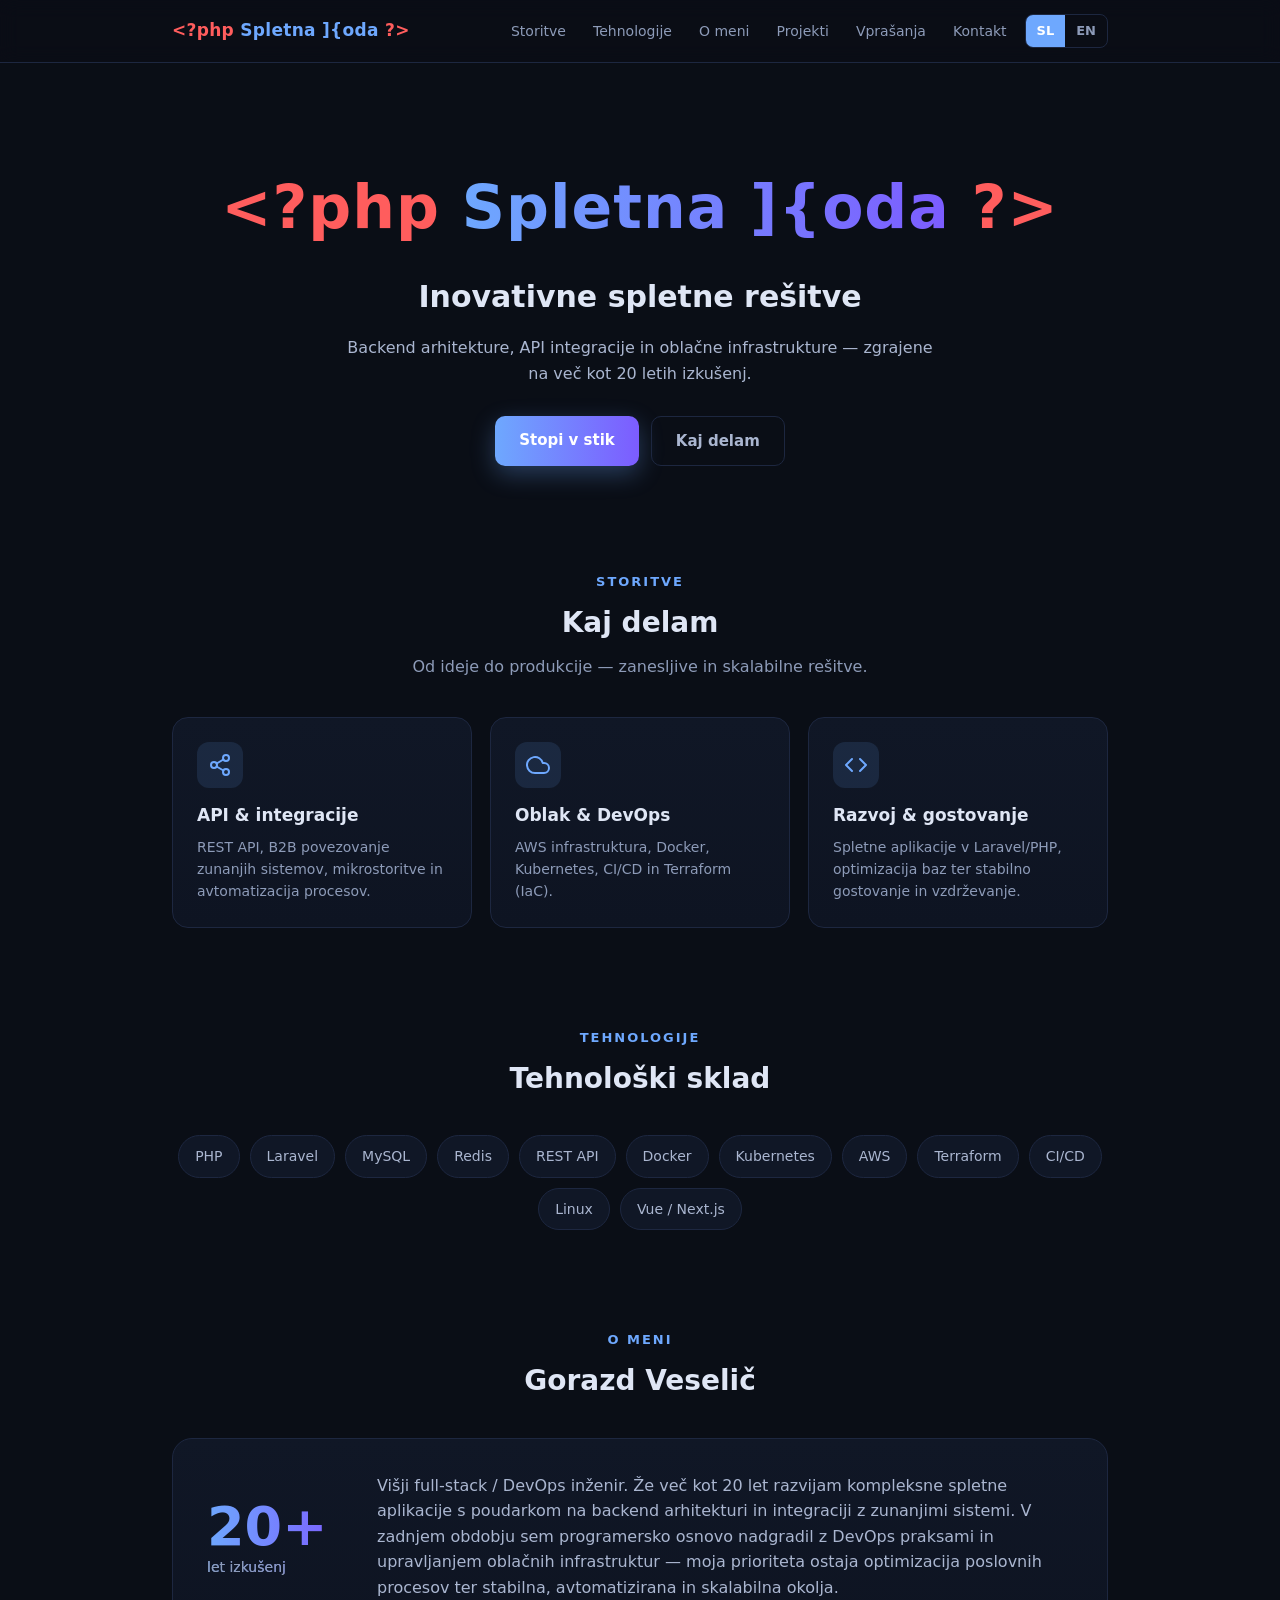
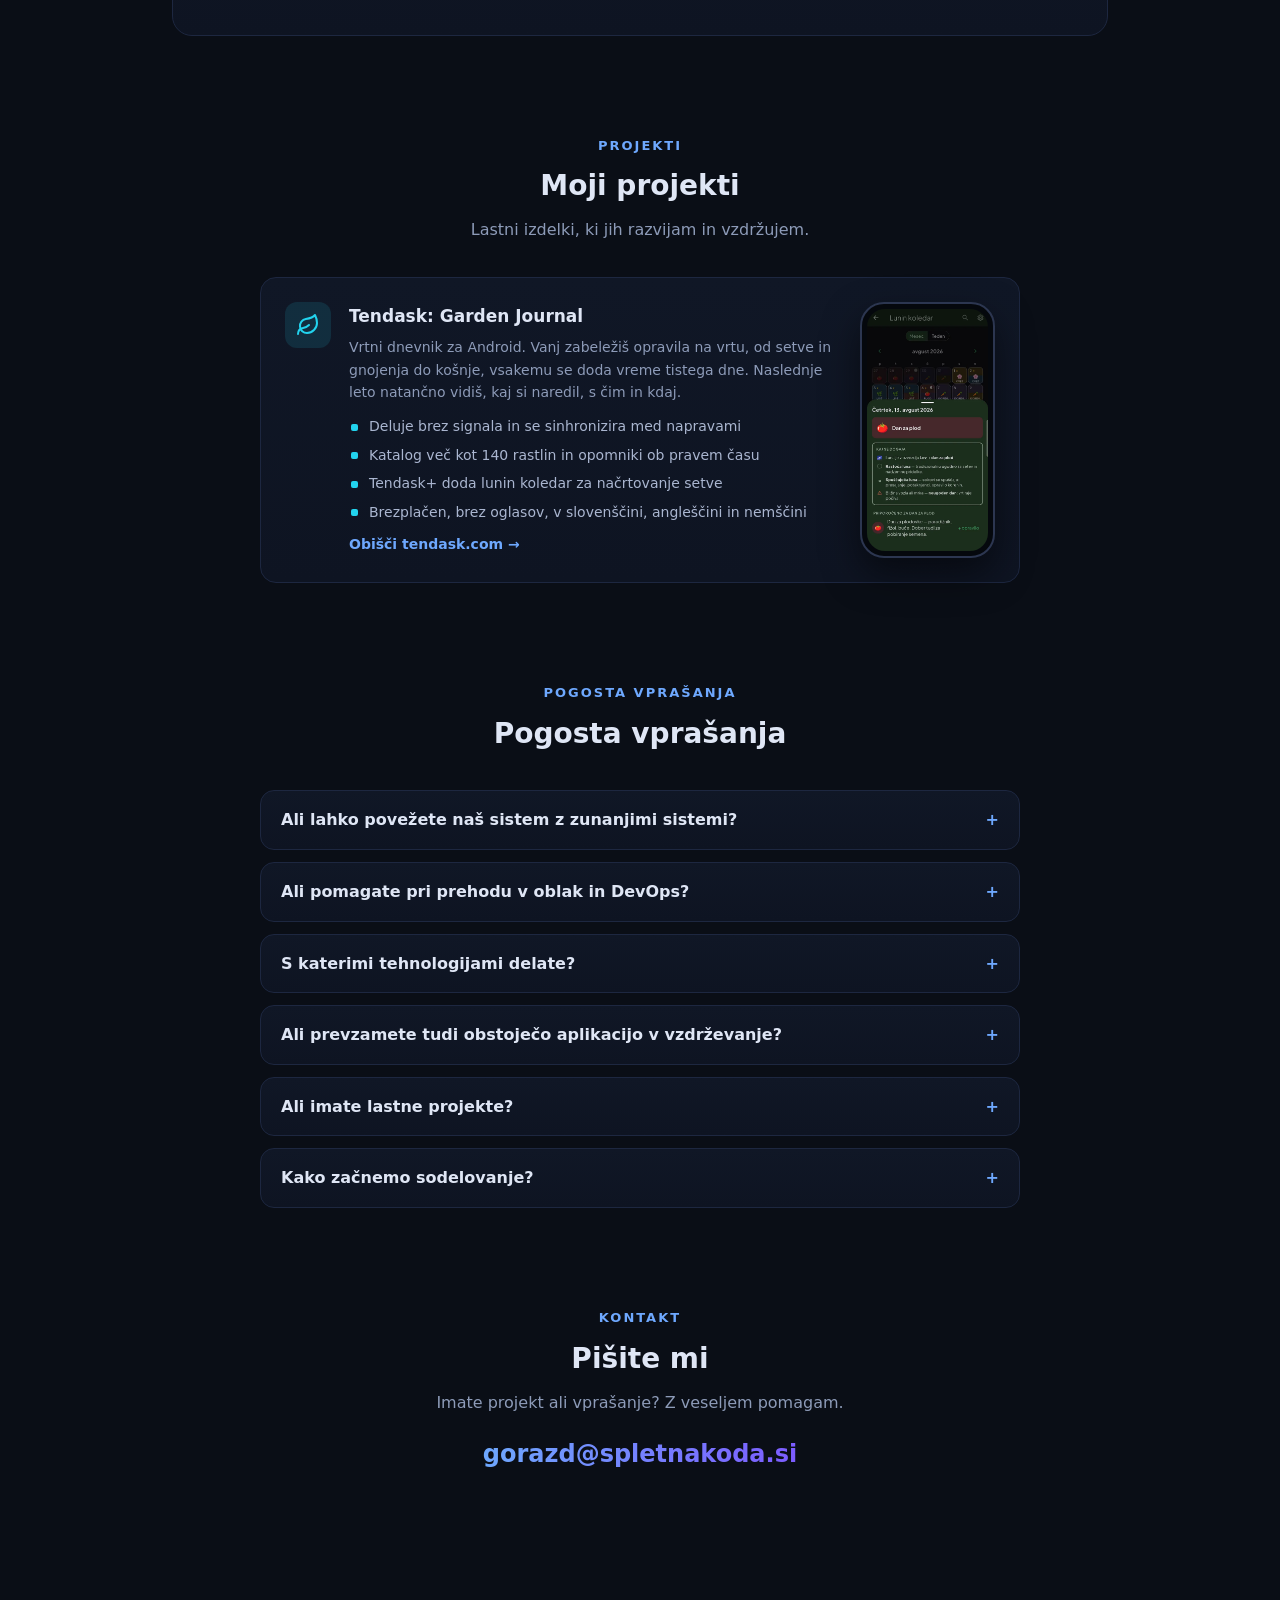
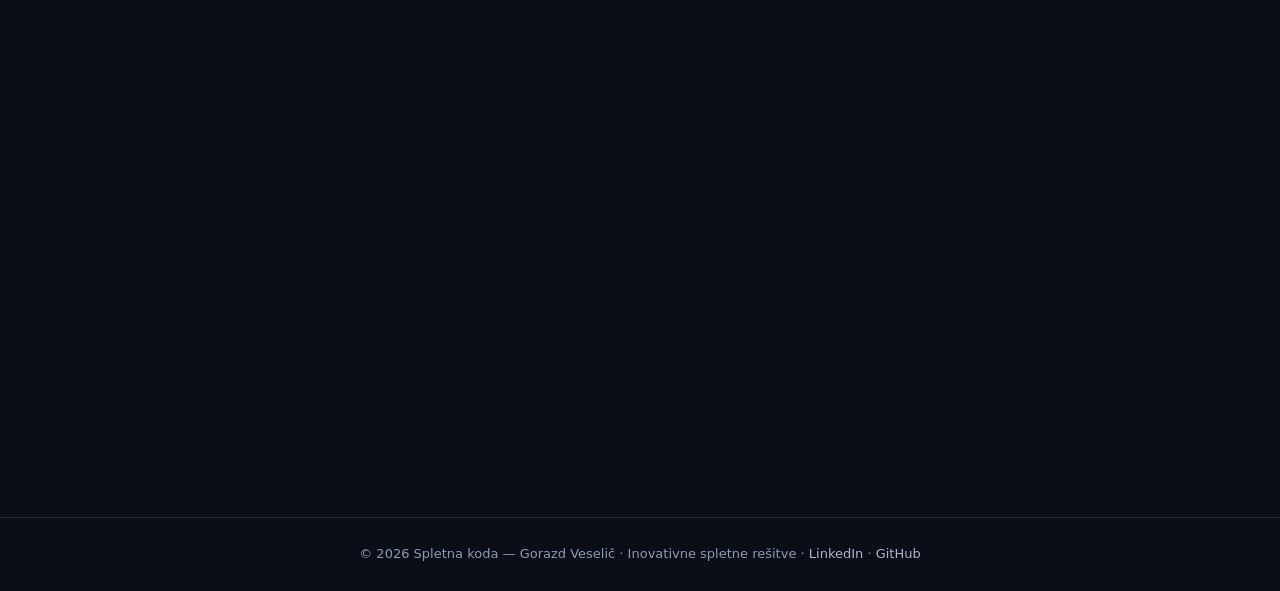
<file: index.html>
<!DOCTYPE html>
<html lang="sl">
<head>
<meta charset="UTF-8">
<meta name="viewport" content="width=device-width, initial-scale=1">
<title>Spletna koda – Inovativne spletne rešitve</title>
<meta name="description" content="Inovativne spletne rešitve — backend arhitekture, API integracije in oblačne infrastrukture z več kot 20 leti izkušenj. PHP, Laravel, AWS, Docker, Kubernetes.">
<meta name="keywords" content="mikrostoritve, API integracije, B2B povezave, PHP, MySQL, Laravel, Vue, AWS, DevOps, Docker, Kubernetes, spletno gostovanje">
<link rel="canonical" href="https://spletnakoda.si/">
<link rel="alternate" hreflang="sl" href="https://spletnakoda.si/">
<link rel="alternate" hreflang="en" href="https://spletnakoda.si/en/">
<link rel="alternate" hreflang="x-default" href="https://spletnakoda.si/">
<meta property="og:title" content="Spletna koda">
<meta property="og:description" content="Inovativne spletne rešitve. Backend, API integracije, B2B, PHP, MySQL, Laravel, Vue, AWS, DevOps.">
<meta property="og:url" content="https://spletnakoda.si/">
<meta property="og:image" content="https://spletnakoda.si/spletnaKoda.png">
<meta property="og:site_name" content="Spletna koda">
<meta property="og:locale" content="sl_SI">
<meta property="og:locale:alternate" content="en_US">
<meta property="og:type" content="website">
<meta property="og:image:alt" content="Spletna koda">
<meta name="twitter:card" content="summary">
<meta name="author" content="Gorazd Veselič">
<meta name="theme-color" content="#0a0e16">
<link rel="icon" href="/favicon.ico" sizes="any">
<link rel="icon" type="image/svg+xml" href="/favicon.svg">
<link rel="apple-touch-icon" href="/apple-touch-icon.png">
<link rel="stylesheet" href="/style.css">
<script type="application/ld+json">
{
 "@context": "https://schema.org",
 "@graph": [
  {
   "@type": "WebSite",
   "@id": "https://spletnakoda.si/#website",
   "url": "https://spletnakoda.si/",
   "name": "Spletna koda",
   "inLanguage": [
    "sl",
    "en"
   ],
   "publisher": {
    "@id": "https://spletnakoda.si/#business"
   }
  },
  {
   "@type": "Person",
   "@id": "https://spletnakoda.si/#gorazd",
   "name": "Gorazd Veselič",
   "jobTitle": "Višji full-stack / DevOps inženir",
   "email": "mailto:gorazd@spletnakoda.si",
   "url": "https://spletnakoda.si/",
   "worksFor": {
    "@id": "https://spletnakoda.si/#business"
   },
   "sameAs": [
    "https://www.linkedin.com/in/gorazd-veseli%C4%8D/",
    "https://github.com/GorazdVeselic"
   ],
   "knowsAbout": [
    "PHP",
    "Laravel",
    "MySQL",
    "Redis",
    "REST API",
    "B2B integration",
    "Microservices",
    "Docker",
    "Kubernetes",
    "AWS",
    "Terraform",
    "CI/CD",
    "Linux",
    "Vue",
    "Next.js",
    "DevOps"
   ]
  },
  {
   "@type": "ProfessionalService",
   "@id": "https://spletnakoda.si/#business",
   "name": "Spletna koda",
   "url": "https://spletnakoda.si/",
   "logo": "https://spletnakoda.si/icon-512.png",
   "image": "https://spletnakoda.si/spletnaKoda.png",
   "email": "gorazd@spletnakoda.si",
   "founder": {
    "@id": "https://spletnakoda.si/#gorazd"
   },
   "areaServed": "SI",
   "availableLanguage": [
    "sl",
    "en"
   ],
   "description": "Spletna koda (Gorazd Veselič) – backend arhitekture, API in B2B integracije, mikrostoritve ter oblačne infrastrukture (AWS, Docker, Kubernetes) z več kot 20 leti izkušenj.",
   "hasOfferCatalog": {
    "@type": "OfferCatalog",
    "name": "Storitve",
    "itemListElement": [
     {
      "@type": "Offer",
      "itemOffered": {
       "@type": "Service",
       "name": "API & integracije",
       "description": "REST API, B2B povezovanje zunanjih sistemov, mikrostoritve in avtomatizacija procesov."
      }
     },
     {
      "@type": "Offer",
      "itemOffered": {
       "@type": "Service",
       "name": "Oblak & DevOps",
       "description": "AWS infrastruktura, Docker, Kubernetes, CI/CD in Terraform (IaC)."
      }
     },
     {
      "@type": "Offer",
      "itemOffered": {
       "@type": "Service",
       "name": "Razvoj & gostovanje",
       "description": "Spletne aplikacije v Laravel/PHP, optimizacija baz ter stabilno gostovanje in vzdrževanje."
      }
     }
    ]
   }
  },
  {
   "@type": "WebPage",
   "@id": "https://spletnakoda.si/#webpage",
   "url": "https://spletnakoda.si/",
   "name": "Spletna koda – Inovativne spletne rešitve",
   "inLanguage": "sl",
   "isPartOf": {
    "@id": "https://spletnakoda.si/#website"
   },
   "about": {
    "@id": "https://spletnakoda.si/#business"
   },
   "mainEntity": {
    "@id": "https://spletnakoda.si/#faq"
   },
   "mentions": {
    "@id": "https://tendask.com/#app"
   }
  },
  {
   "@type": "FAQPage",
   "@id": "https://spletnakoda.si/#faq",
   "inLanguage": "sl",
   "mainEntity": [
    {
     "@type": "Question",
     "name": "Ali lahko povežete naš sistem z zunanjimi sistemi?",
     "acceptedAnswer": {
      "@type": "Answer",
      "text": "Da. Načrtujem in razvijam REST API-je, B2B povezave z zunanjimi sistemi (npr. ERP, spletne trgovine, dobavitelji) in mikrostoritve, ki avtomatizirajo poslovne procese in odpravijo ročno prepisovanje podatkov."
     }
    },
    {
     "@type": "Question",
     "name": "Ali pomagate pri prehodu v oblak in DevOps?",
     "acceptedAnswer": {
      "@type": "Answer",
      "text": "Da. Postavim in vzdržujem infrastrukturo na AWS, aplikacije zapakiram v Docker in jih poganjam na Kubernetesu, infrastrukturo opišem kot kodo s Terraformom ter uvedem CI/CD za avtomatske in ponovljive objave."
     }
    },
    {
     "@type": "Question",
     "name": "S katerimi tehnologijami delate?",
     "acceptedAnswer": {
      "@type": "Answer",
      "text": "Backend: PHP, Laravel, MySQL, Redis in REST API. Infrastruktura: Docker, Kubernetes, AWS, Terraform, CI/CD in Linux. Frontend: Vue in Next.js."
     }
    },
    {
     "@type": "Question",
     "name": "Ali prevzamete tudi obstoječo aplikacijo v vzdrževanje?",
     "acceptedAnswer": {
      "@type": "Answer",
      "text": "Da. Prevzamem obstoječe Laravel/PHP aplikacije, optimiziram počasne podatkovne baze, uredim stabilno gostovanje in skrbim za tekoče vzdrževanje."
     }
    },
    {
     "@type": "Question",
     "name": "Ali imate lastne projekte?",
     "acceptedAnswer": {
      "@type": "Answer",
      "text": "Da. Razvil sem Tendask (tendask.com), brezplačen vrtni dnevnik za Android z beleženjem opravil, vremenom, opomniki in sinhronizacijo med napravami. Na voljo je na Google Play."
     }
    },
    {
     "@type": "Question",
     "name": "Kako začnemo sodelovanje?",
     "acceptedAnswer": {
      "@type": "Answer",
      "text": "Pišite na gorazd@spletnakoda.si in na kratko opišite projekt ali težavo. Komuniciram v slovenščini in angleščini."
     }
    }
   ]
  },
  {
   "@type": "MobileApplication",
   "@id": "https://tendask.com/#app",
   "name": "Tendask: Garden Journal",
   "url": "https://tendask.com/sl/",
   "operatingSystem": "Android",
   "applicationCategory": "LifestyleApplication",
   "description": "Brezplačen vrtni dnevnik za Android. Beleženje vrtnih opravil z vremenom, opomniki in zgodovino, deluje brez signala in se sinhronizira med napravami. Na voljo na Google Play.",
   "installUrl": "https://play.google.com/store/apps/details?id=app.tendask",
   "offers": {
    "@type": "Offer",
    "price": "0",
    "priceCurrency": "EUR"
   },
   "author": {
    "@id": "https://spletnakoda.si/#gorazd"
   }
  }
 ]
}
</script>
</head>
<body>

<header><div class="wrap"><nav>
  <a href="#vrh" class="brand"><span class="tag">&lt;?php</span> <span class="name">Spletna ]{oda</span> <span class="tag">?&gt;</span></a>
  <div class="nav-right">
    <div class="links">
      <a href="#storitve">Storitve</a>
      <a href="#tehnologije">Tehnologije</a>
      <a href="#omeni">O meni</a>
      <a href="#projekti">Projekti</a>
      <a href="#vprasanja">Vprašanja</a>
      <a href="#kontakt">Kontakt</a>
    </div>
    <div class="lang" aria-label="Jezik / Language">
      <a class="active" href="/" hreflang="sl" lang="sl">SL</a>
      <a href="/en/" hreflang="en" lang="en">EN</a>
    </div>
  </div>
</nav></div></header>

<div class="hero" id="vrh">
  <span class="blob b1"></span><span class="blob b2"></span><span class="blob b3"></span>
  <div class="wrap">
    <div class="logo"><span class="tag">&lt;?php</span> <span class="name">Spletna ]{oda</span> <span class="tag">?&gt;</span></div>
    <h1>Inovativne spletne rešitve</h1>
    <p>Backend arhitekture, API integracije in oblačne infrastrukture — zgrajene na več kot 20 letih izkušenj.</p>
    <div class="btns">
      <a href="#kontakt" class="btn primary">Stopi v stik</a>
      <a href="#storitve" class="btn ghost">Kaj delam</a>
    </div>
  </div>
</div>

<section id="storitve"><div class="wrap">
  <div class="label">Storitve</div>
  <h2 class="title">Kaj delam</h2>
  <p class="sub">Od ideje do produkcije — zanesljive in skalabilne rešitve.</p>
  <div class="cards">
    <div class="card"><div class="ico"><svg viewBox="0 0 24 24" fill="none" stroke="currentColor" stroke-width="2" stroke-linecap="round" stroke-linejoin="round" aria-hidden="true"><circle cx="18" cy="5" r="3"/><circle cx="6" cy="12" r="3"/><circle cx="18" cy="19" r="3"/><line x1="8.59" y1="13.51" x2="15.42" y2="17.49"/><line x1="15.41" y1="6.51" x2="8.59" y2="10.49"/></svg></div><h3>API &amp; integracije</h3><p>REST API, B2B povezovanje zunanjih sistemov, mikrostoritve in avtomatizacija procesov.</p></div>
    <div class="card"><div class="ico"><svg viewBox="0 0 24 24" fill="none" stroke="currentColor" stroke-width="2" stroke-linecap="round" stroke-linejoin="round" aria-hidden="true"><path d="M18 10h-1.26A8 8 0 1 0 9 20h9a5 5 0 0 0 0-10z"/></svg></div><h3>Oblak &amp; DevOps</h3><p>AWS infrastruktura, Docker, Kubernetes, CI/CD in Terraform (IaC).</p></div>
    <div class="card"><div class="ico"><svg viewBox="0 0 24 24" fill="none" stroke="currentColor" stroke-width="2" stroke-linecap="round" stroke-linejoin="round" aria-hidden="true"><polyline points="16 18 22 12 16 6"/><polyline points="8 6 2 12 8 18"/></svg></div><h3>Razvoj &amp; gostovanje</h3><p>Spletne aplikacije v Laravel/PHP, optimizacija baz ter stabilno gostovanje in vzdrževanje.</p></div>
  </div>
</div></section>

<section id="tehnologije"><div class="wrap">
  <div class="label">Tehnologije</div>
  <h2 class="title">Tehnološki sklad</h2>
  <div class="chips">
    <span class="chip">PHP</span><span class="chip">Laravel</span><span class="chip">MySQL</span><span class="chip">Redis</span>
    <span class="chip">REST API</span><span class="chip">Docker</span><span class="chip">Kubernetes</span><span class="chip">AWS</span>
    <span class="chip">Terraform</span><span class="chip">CI/CD</span><span class="chip">Linux</span><span class="chip">Vue / Next.js</span>
  </div>
</div></section>

<section id="omeni"><div class="wrap">
  <div class="label">O meni</div>
  <h2 class="title">Gorazd Veselič</h2>
  <div class="about">
    <div class="big">20+<small>let izkušenj</small></div>
    <p>Višji full-stack / DevOps inženir. Že več kot 20 let razvijam kompleksne spletne aplikacije s poudarkom na backend arhitekturi in integraciji z zunanjimi sistemi. V zadnjem obdobju sem programersko osnovo nadgradil z DevOps praksami in upravljanjem oblačnih infrastruktur — moja prioriteta ostaja optimizacija poslovnih procesov ter stabilna, avtomatizirana in skalabilna okolja.</p>
  </div>
</div></section>

<section id="projekti"><div class="wrap">
  <div class="label">Projekti</div>
  <h2 class="title">Moji projekti</h2>
  <p class="sub">Lastni izdelki, ki jih razvijam in vzdržujem.</p>
  <a class="project" href="https://tendask.com/sl/" target="_blank" rel="noopener">
    <div class="ico"><svg viewBox="0 0 24 24" fill="none" stroke="currentColor" stroke-width="2" stroke-linecap="round" stroke-linejoin="round" aria-hidden="true"><path d="M11 20A7 7 0 0 1 9.8 6.1C15.5 5 17 4.48 19 2c1 2 2 4.18 2 8 0 5.5-4.78 10-10 10Z"/><path d="M2 21c0-3 1.85-5.36 5.08-6C9.5 14.52 12 13 13 12"/></svg></div>
    <div>
      <h3>Tendask: Garden Journal</h3>
      <p>Vrtni dnevnik za Android. Vanj zabeležiš opravila na vrtu, od setve in gnojenja do košnje, vsakemu se doda vreme tistega dne. Naslednje leto natančno vidiš, kaj si naredil, s čim in kdaj.</p>
      <ul class="facts">
        <li>Deluje brez signala in se sinhronizira med napravami</li>
        <li>Katalog več kot 140 rastlin in opomniki ob pravem času</li>
        <li>Tendask+ doda lunin koledar za načrtovanje setve</li>
        <li>Brezplačen, brez oglasov, v slovenščini, angleščini in nemščini</li>
      </ul>
      <span class="more">Obišči tendask.com →</span>
    </div>
  
    <div class="phone"><img src="/img/tendask-plus-sl.webp" alt="Tendask+: lunin koledar v aplikaciji" width="240" height="480" loading="lazy"></div>
  </a>
</div></section>

<section id="vprasanja"><div class="wrap">
  <div class="label">Pogosta vprašanja</div>
  <h2 class="title">Pogosta vprašanja</h2>
  <div class="faq">
    <details class="qa"><summary>Ali lahko povežete naš sistem z zunanjimi sistemi?</summary><p>Da. Načrtujem in razvijam REST API-je, B2B povezave z zunanjimi sistemi (npr. ERP, spletne trgovine, dobavitelji) in mikrostoritve, ki avtomatizirajo poslovne procese in odpravijo ročno prepisovanje podatkov.</p></details>
    <details class="qa"><summary>Ali pomagate pri prehodu v oblak in DevOps?</summary><p>Da. Postavim in vzdržujem infrastrukturo na AWS, aplikacije zapakiram v Docker in jih poganjam na Kubernetesu, infrastrukturo opišem kot kodo s Terraformom ter uvedem CI/CD za avtomatske in ponovljive objave.</p></details>
    <details class="qa"><summary>S katerimi tehnologijami delate?</summary><p>Backend: PHP, Laravel, MySQL, Redis in REST API. Infrastruktura: Docker, Kubernetes, AWS, Terraform, CI/CD in Linux. Frontend: Vue in Next.js.</p></details>
    <details class="qa"><summary>Ali prevzamete tudi obstoječo aplikacijo v vzdrževanje?</summary><p>Da. Prevzamem obstoječe Laravel/PHP aplikacije, optimiziram počasne podatkovne baze, uredim stabilno gostovanje in skrbim za tekoče vzdrževanje.</p></details>
    <details class="qa"><summary>Ali imate lastne projekte?</summary><p>Da. Razvil sem Tendask (tendask.com), brezplačen vrtni dnevnik za Android z beleženjem opravil, vremenom, opomniki in sinhronizacijo med napravami. Na voljo je na Google Play.</p></details>
    <details class="qa"><summary>Kako začnemo sodelovanje?</summary><p>Pišite na gorazd@spletnakoda.si in na kratko opišite projekt ali težavo. Komuniciram v slovenščini in angleščini.</p></details>
  </div>
</div></section>

<section id="kontakt" class="fill"><div class="wrap contact">
  <div class="label">Kontakt</div>
  <h2 class="title">Pišite mi</h2>
  <p class="sub">Imate projekt ali vprašanje? Z veseljem pomagam.</p>
  <a href="mailto:gorazd@spletnakoda.si" class="email">gorazd@spletnakoda.si</a>
</div></section>

<footer><div class="wrap">© 2026 Spletna koda — Gorazd Veselič · Inovativne spletne rešitve · <a href="https://www.linkedin.com/in/gorazd-veseli%C4%8D/" target="_blank" rel="noopener me">LinkedIn</a> · <a href="https://github.com/GorazdVeselic" target="_blank" rel="noopener me">GitHub</a></div></footer>

</body>
</html>
</file>
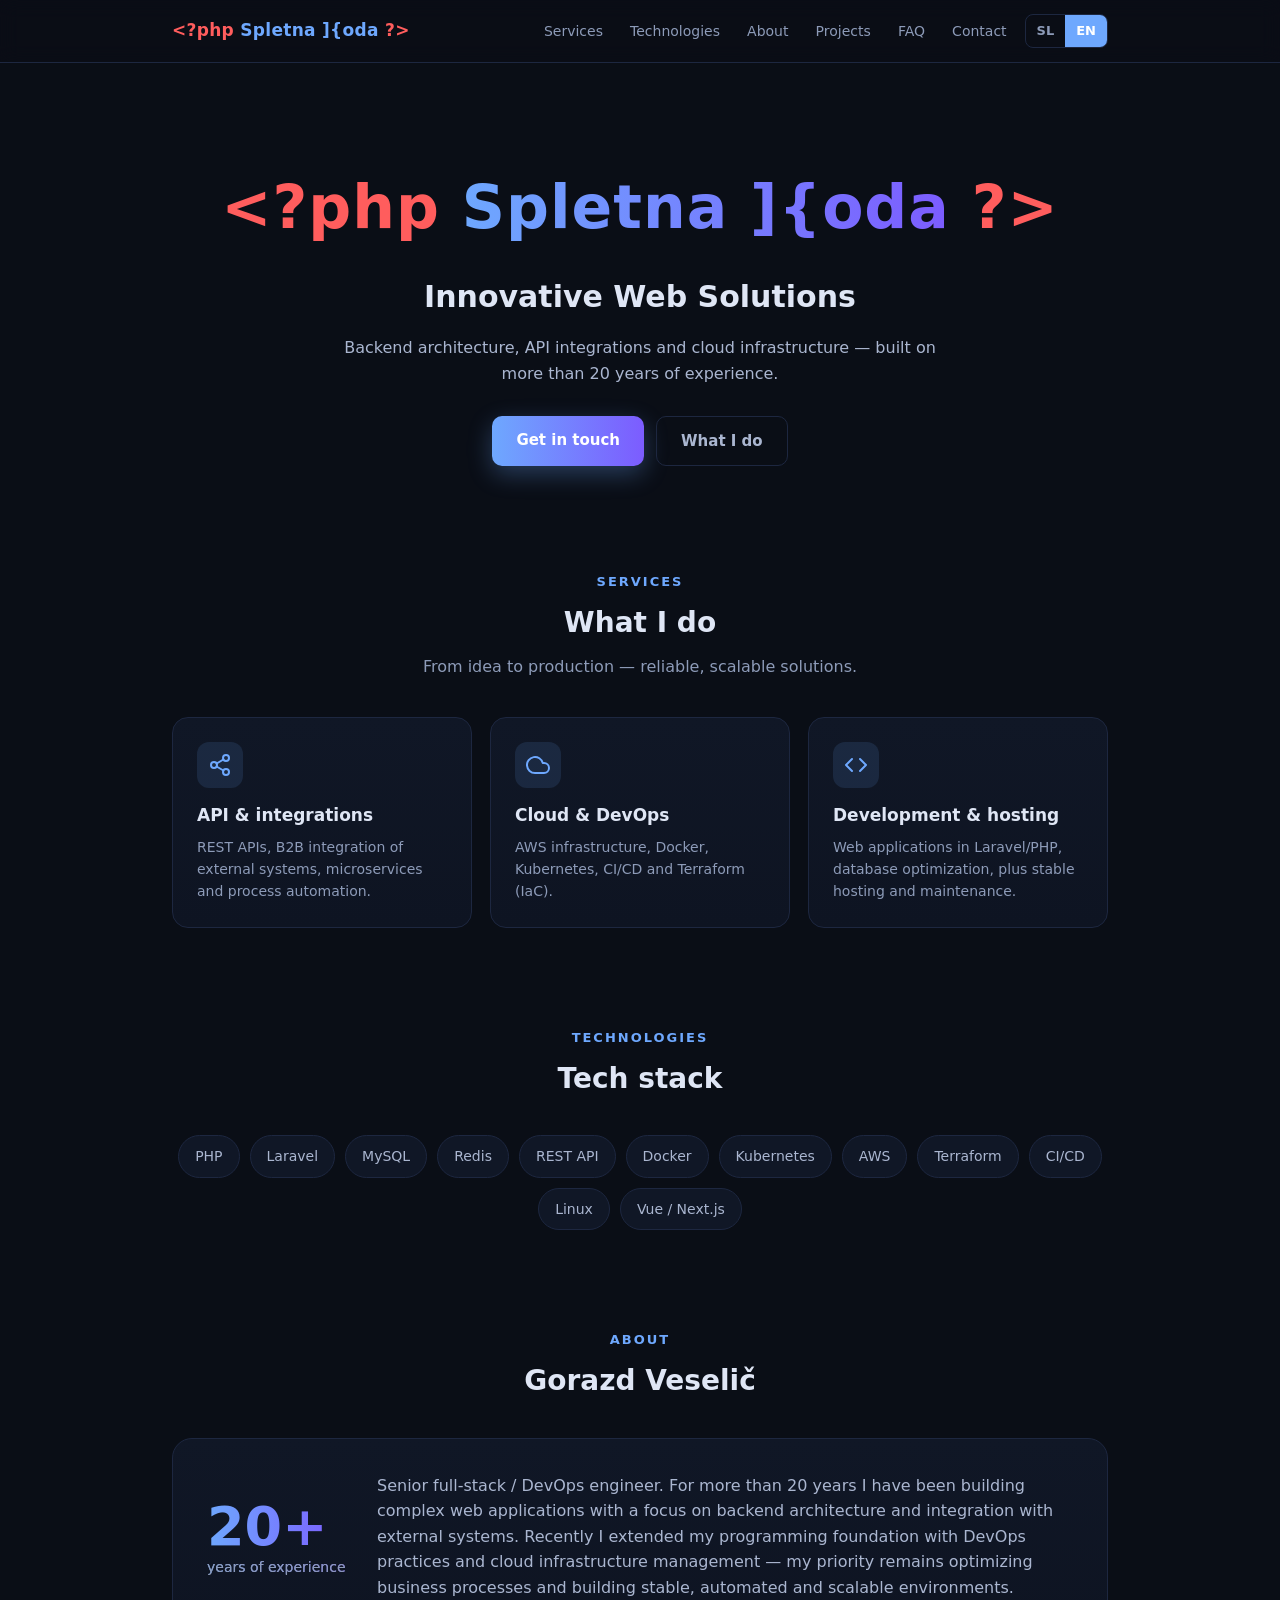
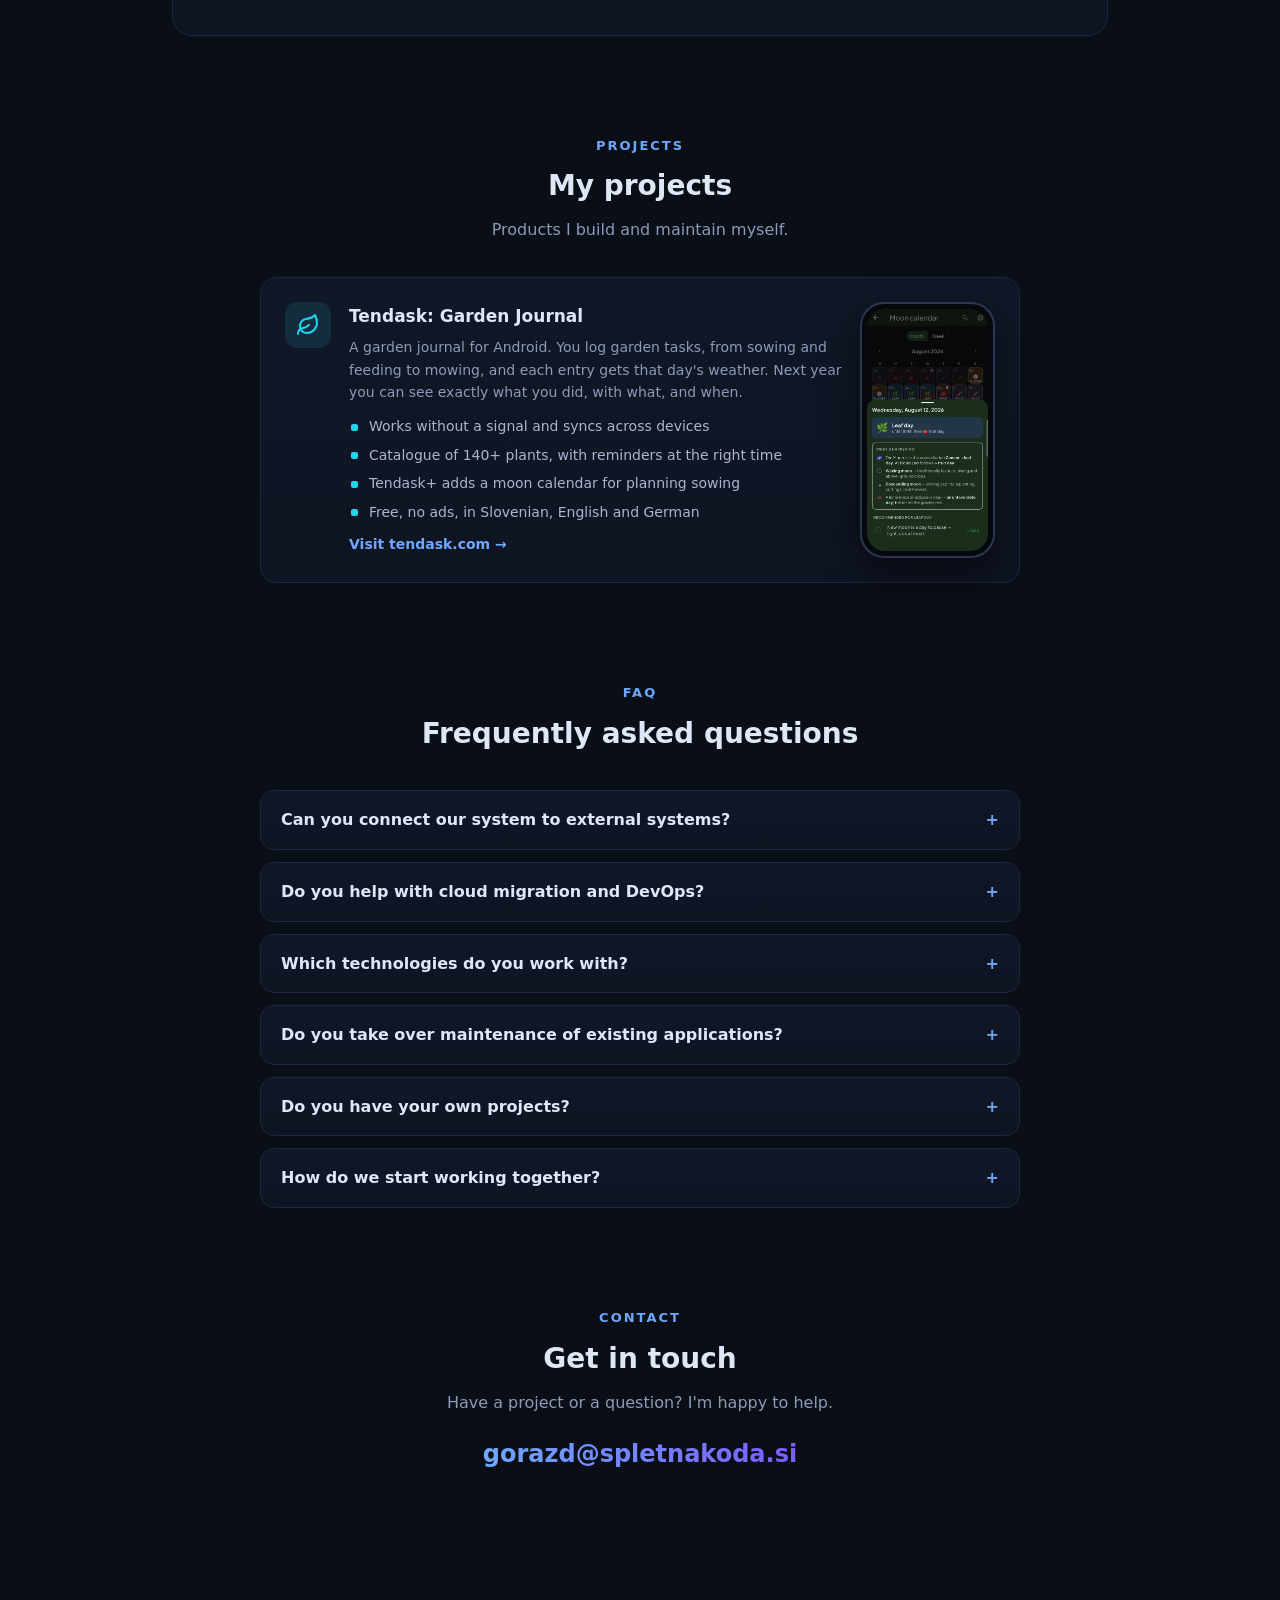
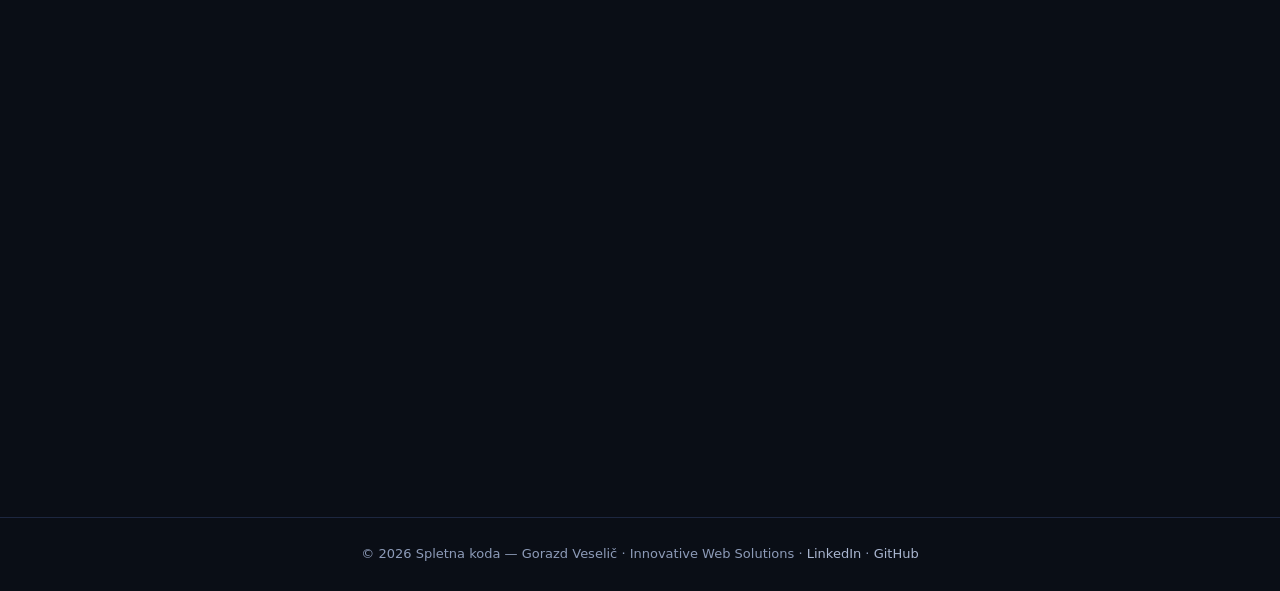
<file: en/index.html>
<!DOCTYPE html>
<html lang="en">
<head>
<meta charset="UTF-8">
<meta name="viewport" content="width=device-width, initial-scale=1">
<title>Spletna koda – Innovative Web Solutions</title>
<meta name="description" content="Innovative web solutions — backend architecture, API integrations and cloud infrastructure, built on more than 20 years of experience. PHP, Laravel, AWS, Docker, Kubernetes.">
<meta name="keywords" content="microservices, API integrations, B2B integration, PHP, MySQL, Laravel, Vue, AWS, DevOps, Docker, Kubernetes, web hosting">
<link rel="canonical" href="https://spletnakoda.si/en/">
<link rel="alternate" hreflang="sl" href="https://spletnakoda.si/">
<link rel="alternate" hreflang="en" href="https://spletnakoda.si/en/">
<link rel="alternate" hreflang="x-default" href="https://spletnakoda.si/">
<meta property="og:title" content="Spletna koda">
<meta property="og:description" content="Innovative web solutions. Backend, API integrations, B2B, PHP, MySQL, Laravel, Vue, AWS, DevOps.">
<meta property="og:url" content="https://spletnakoda.si/en/">
<meta property="og:image" content="https://spletnakoda.si/spletnaKoda.png">
<meta property="og:site_name" content="Spletna koda">
<meta property="og:locale" content="en_US">
<meta property="og:locale:alternate" content="sl_SI">
<meta property="og:type" content="website">
<meta property="og:image:alt" content="Spletna koda">
<meta name="twitter:card" content="summary">
<meta name="author" content="Gorazd Veselič">
<meta name="theme-color" content="#0a0e16">
<link rel="icon" href="/favicon.ico" sizes="any">
<link rel="icon" type="image/svg+xml" href="/favicon.svg">
<link rel="apple-touch-icon" href="/apple-touch-icon.png">
<link rel="stylesheet" href="/style.css">
<script type="application/ld+json">
{
 "@context": "https://schema.org",
 "@graph": [
  {
   "@type": "WebSite",
   "@id": "https://spletnakoda.si/#website",
   "url": "https://spletnakoda.si/",
   "name": "Spletna koda",
   "inLanguage": [
    "sl",
    "en"
   ],
   "publisher": {
    "@id": "https://spletnakoda.si/#business"
   }
  },
  {
   "@type": "Person",
   "@id": "https://spletnakoda.si/#gorazd",
   "name": "Gorazd Veselič",
   "jobTitle": "Senior full-stack / DevOps engineer",
   "email": "mailto:gorazd@spletnakoda.si",
   "url": "https://spletnakoda.si/en/",
   "worksFor": {
    "@id": "https://spletnakoda.si/#business"
   },
   "sameAs": [
    "https://www.linkedin.com/in/gorazd-veseli%C4%8D/",
    "https://github.com/GorazdVeselic"
   ],
   "knowsAbout": [
    "PHP",
    "Laravel",
    "MySQL",
    "Redis",
    "REST API",
    "B2B integration",
    "Microservices",
    "Docker",
    "Kubernetes",
    "AWS",
    "Terraform",
    "CI/CD",
    "Linux",
    "Vue",
    "Next.js",
    "DevOps"
   ]
  },
  {
   "@type": "ProfessionalService",
   "@id": "https://spletnakoda.si/#business",
   "name": "Spletna koda",
   "url": "https://spletnakoda.si/",
   "logo": "https://spletnakoda.si/icon-512.png",
   "image": "https://spletnakoda.si/spletnaKoda.png",
   "email": "gorazd@spletnakoda.si",
   "founder": {
    "@id": "https://spletnakoda.si/#gorazd"
   },
   "areaServed": "SI",
   "availableLanguage": [
    "sl",
    "en"
   ],
   "description": "Spletna koda (Gorazd Veselič) – backend architecture, API and B2B integrations, microservices and cloud infrastructure (AWS, Docker, Kubernetes), built on more than 20 years of experience.",
   "hasOfferCatalog": {
    "@type": "OfferCatalog",
    "name": "Services",
    "itemListElement": [
     {
      "@type": "Offer",
      "itemOffered": {
       "@type": "Service",
       "name": "API & integrations",
       "description": "REST APIs, B2B integration of external systems, microservices and process automation."
      }
     },
     {
      "@type": "Offer",
      "itemOffered": {
       "@type": "Service",
       "name": "Cloud & DevOps",
       "description": "AWS infrastructure, Docker, Kubernetes, CI/CD and Terraform (IaC)."
      }
     },
     {
      "@type": "Offer",
      "itemOffered": {
       "@type": "Service",
       "name": "Development & hosting",
       "description": "Web applications in Laravel/PHP, database optimization, plus stable hosting and maintenance."
      }
     }
    ]
   }
  },
  {
   "@type": "WebPage",
   "@id": "https://spletnakoda.si/en/#webpage",
   "url": "https://spletnakoda.si/en/",
   "name": "Spletna koda – Innovative Web Solutions",
   "inLanguage": "en",
   "isPartOf": {
    "@id": "https://spletnakoda.si/#website"
   },
   "about": {
    "@id": "https://spletnakoda.si/#business"
   },
   "mainEntity": {
    "@id": "https://spletnakoda.si/en/#faq"
   },
   "mentions": {
    "@id": "https://tendask.com/#app"
   }
  },
  {
   "@type": "FAQPage",
   "@id": "https://spletnakoda.si/en/#faq",
   "inLanguage": "en",
   "mainEntity": [
    {
     "@type": "Question",
     "name": "Can you connect our system to external systems?",
     "acceptedAnswer": {
      "@type": "Answer",
      "text": "Yes. I design and build REST APIs, B2B integrations with external systems (e.g. ERPs, online shops, suppliers) and microservices that automate business processes and remove manual data re-entry."
     }
    },
    {
     "@type": "Question",
     "name": "Do you help with cloud migration and DevOps?",
     "acceptedAnswer": {
      "@type": "Answer",
      "text": "Yes. I set up and maintain infrastructure on AWS, containerize applications with Docker and run them on Kubernetes, describe infrastructure as code with Terraform, and introduce CI/CD for automated, repeatable deployments."
     }
    },
    {
     "@type": "Question",
     "name": "Which technologies do you work with?",
     "acceptedAnswer": {
      "@type": "Answer",
      "text": "Backend: PHP, Laravel, MySQL, Redis and REST APIs. Infrastructure: Docker, Kubernetes, AWS, Terraform, CI/CD and Linux. Frontend: Vue and Next.js."
     }
    },
    {
     "@type": "Question",
     "name": "Do you take over maintenance of existing applications?",
     "acceptedAnswer": {
      "@type": "Answer",
      "text": "Yes. I take over existing Laravel/PHP applications, optimize slow databases, set up stable hosting and handle ongoing maintenance."
     }
    },
    {
     "@type": "Question",
     "name": "Do you have your own projects?",
     "acceptedAnswer": {
      "@type": "Answer",
      "text": "Yes. I built Tendask (tendask.com), a free garden journal for Android with task logging, weather, reminders and cross-device sync. It is available on Google Play."
     }
    },
    {
     "@type": "Question",
     "name": "How do we start working together?",
     "acceptedAnswer": {
      "@type": "Answer",
      "text": "Email gorazd@spletnakoda.si with a short description of your project or problem. I work in Slovenian and English."
     }
    }
   ]
  },
  {
   "@type": "MobileApplication",
   "@id": "https://tendask.com/#app",
   "name": "Tendask: Garden Journal",
   "url": "https://tendask.com/",
   "operatingSystem": "Android",
   "applicationCategory": "LifestyleApplication",
   "description": "Free garden journal for Android. Log garden tasks with weather, reminders and history; works offline and syncs across devices. Available on Google Play.",
   "installUrl": "https://play.google.com/store/apps/details?id=app.tendask",
   "offers": {
    "@type": "Offer",
    "price": "0",
    "priceCurrency": "EUR"
   },
   "author": {
    "@id": "https://spletnakoda.si/#gorazd"
   }
  }
 ]
}
</script>
</head>
<body>

<header><div class="wrap"><nav>
  <a href="#top" class="brand"><span class="tag">&lt;?php</span> <span class="name">Spletna ]{oda</span> <span class="tag">?&gt;</span></a>
  <div class="nav-right">
    <div class="links">
      <a href="#services">Services</a>
      <a href="#technologies">Technologies</a>
      <a href="#about">About</a>
      <a href="#projects">Projects</a>
      <a href="#faq">FAQ</a>
      <a href="#contact">Contact</a>
    </div>
    <div class="lang" aria-label="Jezik / Language">
      <a href="/" hreflang="sl" lang="sl">SL</a>
      <a class="active" href="/en/" hreflang="en" lang="en">EN</a>
    </div>
  </div>
</nav></div></header>

<div class="hero" id="top">
  <span class="blob b1"></span><span class="blob b2"></span><span class="blob b3"></span>
  <div class="wrap">
    <div class="logo"><span class="tag">&lt;?php</span> <span class="name">Spletna ]{oda</span> <span class="tag">?&gt;</span></div>
    <h1>Innovative Web Solutions</h1>
    <p>Backend architecture, API integrations and cloud infrastructure — built on more than 20 years of experience.</p>
    <div class="btns">
      <a href="#contact" class="btn primary">Get in touch</a>
      <a href="#services" class="btn ghost">What I do</a>
    </div>
  </div>
</div>

<section id="services"><div class="wrap">
  <div class="label">Services</div>
  <h2 class="title">What I do</h2>
  <p class="sub">From idea to production — reliable, scalable solutions.</p>
  <div class="cards">
    <div class="card"><div class="ico"><svg viewBox="0 0 24 24" fill="none" stroke="currentColor" stroke-width="2" stroke-linecap="round" stroke-linejoin="round" aria-hidden="true"><circle cx="18" cy="5" r="3"/><circle cx="6" cy="12" r="3"/><circle cx="18" cy="19" r="3"/><line x1="8.59" y1="13.51" x2="15.42" y2="17.49"/><line x1="15.41" y1="6.51" x2="8.59" y2="10.49"/></svg></div><h3>API &amp; integrations</h3><p>REST APIs, B2B integration of external systems, microservices and process automation.</p></div>
    <div class="card"><div class="ico"><svg viewBox="0 0 24 24" fill="none" stroke="currentColor" stroke-width="2" stroke-linecap="round" stroke-linejoin="round" aria-hidden="true"><path d="M18 10h-1.26A8 8 0 1 0 9 20h9a5 5 0 0 0 0-10z"/></svg></div><h3>Cloud &amp; DevOps</h3><p>AWS infrastructure, Docker, Kubernetes, CI/CD and Terraform (IaC).</p></div>
    <div class="card"><div class="ico"><svg viewBox="0 0 24 24" fill="none" stroke="currentColor" stroke-width="2" stroke-linecap="round" stroke-linejoin="round" aria-hidden="true"><polyline points="16 18 22 12 16 6"/><polyline points="8 6 2 12 8 18"/></svg></div><h3>Development &amp; hosting</h3><p>Web applications in Laravel/PHP, database optimization, plus stable hosting and maintenance.</p></div>
  </div>
</div></section>

<section id="technologies"><div class="wrap">
  <div class="label">Technologies</div>
  <h2 class="title">Tech stack</h2>
  <div class="chips">
    <span class="chip">PHP</span><span class="chip">Laravel</span><span class="chip">MySQL</span><span class="chip">Redis</span>
    <span class="chip">REST API</span><span class="chip">Docker</span><span class="chip">Kubernetes</span><span class="chip">AWS</span>
    <span class="chip">Terraform</span><span class="chip">CI/CD</span><span class="chip">Linux</span><span class="chip">Vue / Next.js</span>
  </div>
</div></section>

<section id="about"><div class="wrap">
  <div class="label">About</div>
  <h2 class="title">Gorazd Veselič</h2>
  <div class="about">
    <div class="big">20+<small>years of experience</small></div>
    <p>Senior full-stack / DevOps engineer. For more than 20 years I have been building complex web applications with a focus on backend architecture and integration with external systems. Recently I extended my programming foundation with DevOps practices and cloud infrastructure management — my priority remains optimizing business processes and building stable, automated and scalable environments.</p>
  </div>
</div></section>

<section id="projects"><div class="wrap">
  <div class="label">Projects</div>
  <h2 class="title">My projects</h2>
  <p class="sub">Products I build and maintain myself.</p>
  <a class="project" href="https://tendask.com/" target="_blank" rel="noopener">
    <div class="ico"><svg viewBox="0 0 24 24" fill="none" stroke="currentColor" stroke-width="2" stroke-linecap="round" stroke-linejoin="round" aria-hidden="true"><path d="M11 20A7 7 0 0 1 9.8 6.1C15.5 5 17 4.48 19 2c1 2 2 4.18 2 8 0 5.5-4.78 10-10 10Z"/><path d="M2 21c0-3 1.85-5.36 5.08-6C9.5 14.52 12 13 13 12"/></svg></div>
    <div>
      <h3>Tendask: Garden Journal</h3>
      <p>A garden journal for Android. You log garden tasks, from sowing and feeding to mowing, and each entry gets that day's weather. Next year you can see exactly what you did, with what, and when.</p>
      <ul class="facts">
        <li>Works without a signal and syncs across devices</li>
        <li>Catalogue of 140+ plants, with reminders at the right time</li>
        <li>Tendask+ adds a moon calendar for planning sowing</li>
        <li>Free, no ads, in Slovenian, English and German</li>
      </ul>
      <span class="more">Visit tendask.com →</span>
    </div>
  
    <div class="phone"><img src="/img/tendask-plus-en.webp" alt="Tendask+: moon calendar in the app" width="240" height="480" loading="lazy"></div>
  </a>
</div></section>

<section id="faq"><div class="wrap">
  <div class="label">FAQ</div>
  <h2 class="title">Frequently asked questions</h2>
  <div class="faq">
    <details class="qa"><summary>Can you connect our system to external systems?</summary><p>Yes. I design and build REST APIs, B2B integrations with external systems (e.g. ERPs, online shops, suppliers) and microservices that automate business processes and remove manual data re-entry.</p></details>
    <details class="qa"><summary>Do you help with cloud migration and DevOps?</summary><p>Yes. I set up and maintain infrastructure on AWS, containerize applications with Docker and run them on Kubernetes, describe infrastructure as code with Terraform, and introduce CI/CD for automated, repeatable deployments.</p></details>
    <details class="qa"><summary>Which technologies do you work with?</summary><p>Backend: PHP, Laravel, MySQL, Redis and REST APIs. Infrastructure: Docker, Kubernetes, AWS, Terraform, CI/CD and Linux. Frontend: Vue and Next.js.</p></details>
    <details class="qa"><summary>Do you take over maintenance of existing applications?</summary><p>Yes. I take over existing Laravel/PHP applications, optimize slow databases, set up stable hosting and handle ongoing maintenance.</p></details>
    <details class="qa"><summary>Do you have your own projects?</summary><p>Yes. I built Tendask (tendask.com), a free garden journal for Android with task logging, weather, reminders and cross-device sync. It is available on Google Play.</p></details>
    <details class="qa"><summary>How do we start working together?</summary><p>Email gorazd@spletnakoda.si with a short description of your project or problem. I work in Slovenian and English.</p></details>
  </div>
</div></section>

<section id="contact" class="fill"><div class="wrap contact">
  <div class="label">Contact</div>
  <h2 class="title">Get in touch</h2>
  <p class="sub">Have a project or a question? I'm happy to help.</p>
  <a href="mailto:gorazd@spletnakoda.si" class="email">gorazd@spletnakoda.si</a>
</div></section>

<footer><div class="wrap">© 2026 Spletna koda — Gorazd Veselič · Innovative Web Solutions · <a href="https://www.linkedin.com/in/gorazd-veseli%C4%8D/" target="_blank" rel="noopener me">LinkedIn</a> · <a href="https://github.com/GorazdVeselic" target="_blank" rel="noopener me">GitHub</a></div></footer>

</body>
</html>
</file>
<file: style.css>
/* Spletna koda — shared styles (SL + EN) */

:root{
  --bg:#0a0e16; --panel:#101726; --panel2:#0e1422;
  --line:#1d2740; --text:#dfe6f5; --muted:#8d9bb8; --soft:#aab6d0;
  --brand:#6ea8fe; --brand2:#7c5cff; --accent:#22d3ee;
  --nav-h:62px;
}

*{box-sizing:border-box;margin:0;padding:0}
html{scroll-behavior:smooth}
body{
  background:var(--bg);color:var(--text);line-height:1.6;overflow-x:hidden;
  font-family:system-ui,-apple-system,"Segoe UI",sans-serif;
}
a{color:inherit;text-decoration:none}

.wrap{max-width:980px;margin:0 auto;padding:0 22px}
section{padding:28px 0 72px;scroll-margin-top:calc(var(--nav-h) + 10px)}

/* Header / navigation */
header{
  position:sticky;top:0;z-index:20;
  background:rgba(10,14,22,.7);backdrop-filter:blur(10px);
  border-bottom:1px solid var(--line);
}
nav{display:flex;justify-content:space-between;align-items:center;height:var(--nav-h)}
.brand{font-weight:800;font-size:17px;letter-spacing:.3px}
.brand .tag{color:#ff5d5d}
.brand .name{color:var(--brand);white-space:nowrap}
.nav-right{display:flex;align-items:center;gap:18px}
.links a{color:var(--muted);font-size:14px;margin-left:22px;transition:color .15s}
.links a:hover{color:var(--text)}
.lang{display:inline-flex;border:1px solid var(--line);border-radius:8px;overflow:hidden}
.lang a{color:var(--muted);font-size:13px;font-weight:700;padding:6px 11px;transition:background .15s,color .15s}
.lang a:hover{color:var(--text)}
.lang a.active{background:var(--brand);color:#fff}

/* Hero */
.hero{position:relative;text-align:center;padding:96px 0 78px;overflow:hidden;scroll-margin-top:calc(var(--nav-h) + 10px)}
.blob{position:absolute;border-radius:50%;filter:blur(80px);opacity:.5;animation:float 14s ease-in-out infinite}
.b1{width:420px;height:420px;background:var(--brand2);top:-160px;left:-120px}
.b2{width:380px;height:380px;background:var(--brand);top:-120px;right:-120px;animation-delay:-5s}
.b3{width:300px;height:300px;background:var(--accent);bottom:-180px;left:40%;opacity:.25;animation-delay:-9s}
@keyframes float{0%,100%{transform:translateY(0)}50%{transform:translateY(28px)}}
@media(prefers-reduced-motion:reduce){.blob{animation:none}}
.hero>*{position:relative;z-index:1}
.hero .logo{font-size:clamp(34px,7vw,60px);font-weight:800;letter-spacing:1px;white-space:nowrap}
.hero .logo .tag{color:#ff5d5d}
.hero .logo .name{white-space:nowrap;background:linear-gradient(90deg,var(--brand),var(--brand2));-webkit-background-clip:text;background-clip:text;color:transparent}
.hero h1{font-size:clamp(20px,3.4vw,30px);margin-top:18px;font-weight:700}
.hero p{color:var(--soft);max-width:600px;margin:14px auto 0;font-size:16px}

.btns{margin-top:30px;display:flex;gap:12px;justify-content:center;flex-wrap:wrap}
.btn{padding:12px 24px;border-radius:10px;font-weight:600;font-size:15px;transition:transform .12s,box-shadow .12s}
.btn:hover{transform:translateY(-2px)}
.btn.primary{background:linear-gradient(90deg,var(--brand),var(--brand2));color:#fff;box-shadow:0 8px 24px rgba(110,168,254,.3)}
.btn.ghost{border:1px solid var(--line);color:var(--soft)}

/* Section headings */
.label{text-align:center;color:var(--brand);font-size:13px;font-weight:700;letter-spacing:2px;text-transform:uppercase}
h2.title{text-align:center;font-size:28px;margin-top:8px}
.sub{text-align:center;color:var(--muted);max-width:560px;margin:8px auto 0}

/* Service cards */
.cards{display:grid;grid-template-columns:repeat(3,1fr);gap:18px;margin-top:38px}
.card{background:linear-gradient(180deg,var(--panel),var(--panel2));border:1px solid var(--line);border-radius:16px;padding:24px;transition:transform .15s,border-color .15s}
.card:hover{transform:translateY(-4px);border-color:var(--brand)}
.card .ico{width:46px;height:46px;margin-bottom:14px;border-radius:12px;background:rgba(110,168,254,.12);display:flex;align-items:center;justify-content:center;color:var(--brand)}
.card .ico svg{width:24px;height:24px}
.card h3{font-size:17px;margin-bottom:6px}
.card p{color:var(--muted);font-size:14px}

/* Tech chips */
.chips{display:flex;flex-wrap:wrap;gap:10px;justify-content:center;margin-top:34px}
.chip{background:var(--panel);border:1px solid var(--line);color:var(--soft);padding:9px 16px;border-radius:30px;font-size:14px;transition:border-color .15s,color .15s}
.chip:hover{border-color:var(--accent);color:var(--text)}

/* About */
.about{display:grid;grid-template-columns:140px 1fr;gap:30px;align-items:center;margin-top:34px;padding:34px;border:1px solid var(--line);border-radius:20px;background:linear-gradient(180deg,var(--panel),var(--panel2))}
.about .big{font-size:54px;font-weight:800;line-height:1;background:linear-gradient(90deg,var(--brand),var(--brand2));-webkit-background-clip:text;background-clip:text;color:transparent}
.about .big small{display:block;margin-top:6px;font-size:14px;font-weight:500;color:var(--muted)}
.about p{color:var(--soft)}

/* Contact */
.fill{min-height:calc(100vh - var(--nav-h) - 1px)}   /* lets the last section's title align like the others */
.contact{text-align:center}
.contact .email{display:inline-block;margin-top:20px;font-size:clamp(18px,4vw,24px);font-weight:700;background:linear-gradient(90deg,var(--brand),var(--brand2));-webkit-background-clip:text;background-clip:text;color:transparent}

footer{border-top:1px solid var(--line);padding:26px 0;text-align:center;color:var(--muted);font-size:13px}

/* Mobile: no menu, so the anchor-offset tricks aren't needed — even spacing, no empty tail */
@media(max-width:720px){
  .cards{grid-template-columns:1fr}
  .about{grid-template-columns:1fr;text-align:center}
  .links{display:none}
  section{padding:44px 0}
  .hero{padding:80px 0 44px}
  .fill{min-height:auto}
}

/* Keep the wordmark intact: one line when it fits, else cleanly stacked into 3 lines */
@media(max-width:480px){
  .hero .logo{white-space:normal}
  .hero .logo .tag,.hero .logo .name{display:block}
}

/* FAQ */
.faq{max-width:760px;margin:34px auto 0;display:grid;gap:12px}
.qa{background:linear-gradient(180deg,var(--panel),var(--panel2));border:1px solid var(--line);border-radius:14px;padding:16px 20px;transition:border-color .15s}
.qa[open],.qa:hover{border-color:var(--brand)}
.qa summary{cursor:pointer;font-weight:700;list-style:none;display:flex;justify-content:space-between;gap:16px}
.qa summary::-webkit-details-marker{display:none}
.qa summary::after{content:"+";color:var(--brand);font-weight:800}
.qa[open] summary::after{content:"−"}
.qa p{color:var(--soft);margin-top:10px;font-size:15px}

/* Projects */
.project{display:flex;gap:18px;align-items:center;max-width:760px;margin:34px auto 0;padding:24px;border:1px solid var(--line);border-radius:16px;background:linear-gradient(180deg,var(--panel),var(--panel2));transition:transform .15s,border-color .15s}
.project:hover{transform:translateY(-4px);border-color:var(--brand)}
.project .ico{align-self:flex-start;flex:none;width:46px;height:46px;border-radius:12px;background:rgba(34,211,238,.12);display:flex;align-items:center;justify-content:center;color:var(--accent)}
.project .ico svg{width:24px;height:24px}
.project h3{font-size:17px;margin-bottom:6px}
.project p{color:var(--muted);font-size:14px}
.project .more{display:inline-block;margin-top:10px;color:var(--brand);font-weight:600;font-size:14px}
footer a{color:var(--soft)}
footer a:hover{color:var(--text)}

.project .phone{flex:none;width:135px;margin-left:auto;padding:5px;border-radius:24px;background:#05080d;border:2px solid #2c3650;box-shadow:0 16px 36px rgba(0,0,0,.5)}
.project .phone img{display:block;width:100%;height:auto;border-radius:18px}
@media(max-width:720px){
  .project{flex-wrap:wrap}
  .project>div:nth-child(2){flex:1 1 200px}
  .project .phone{width:150px;margin:8px auto 0}
  .project .ico{display:none}
}
.project .facts{list-style:none;margin-top:12px;display:grid;gap:6px}
.project .facts li{position:relative;padding-left:20px;color:var(--soft);font-size:14px}
.project .facts li::before{content:"";position:absolute;left:2px;top:.6em;width:7px;height:7px;border-radius:2px;background:var(--accent)}
</file>
